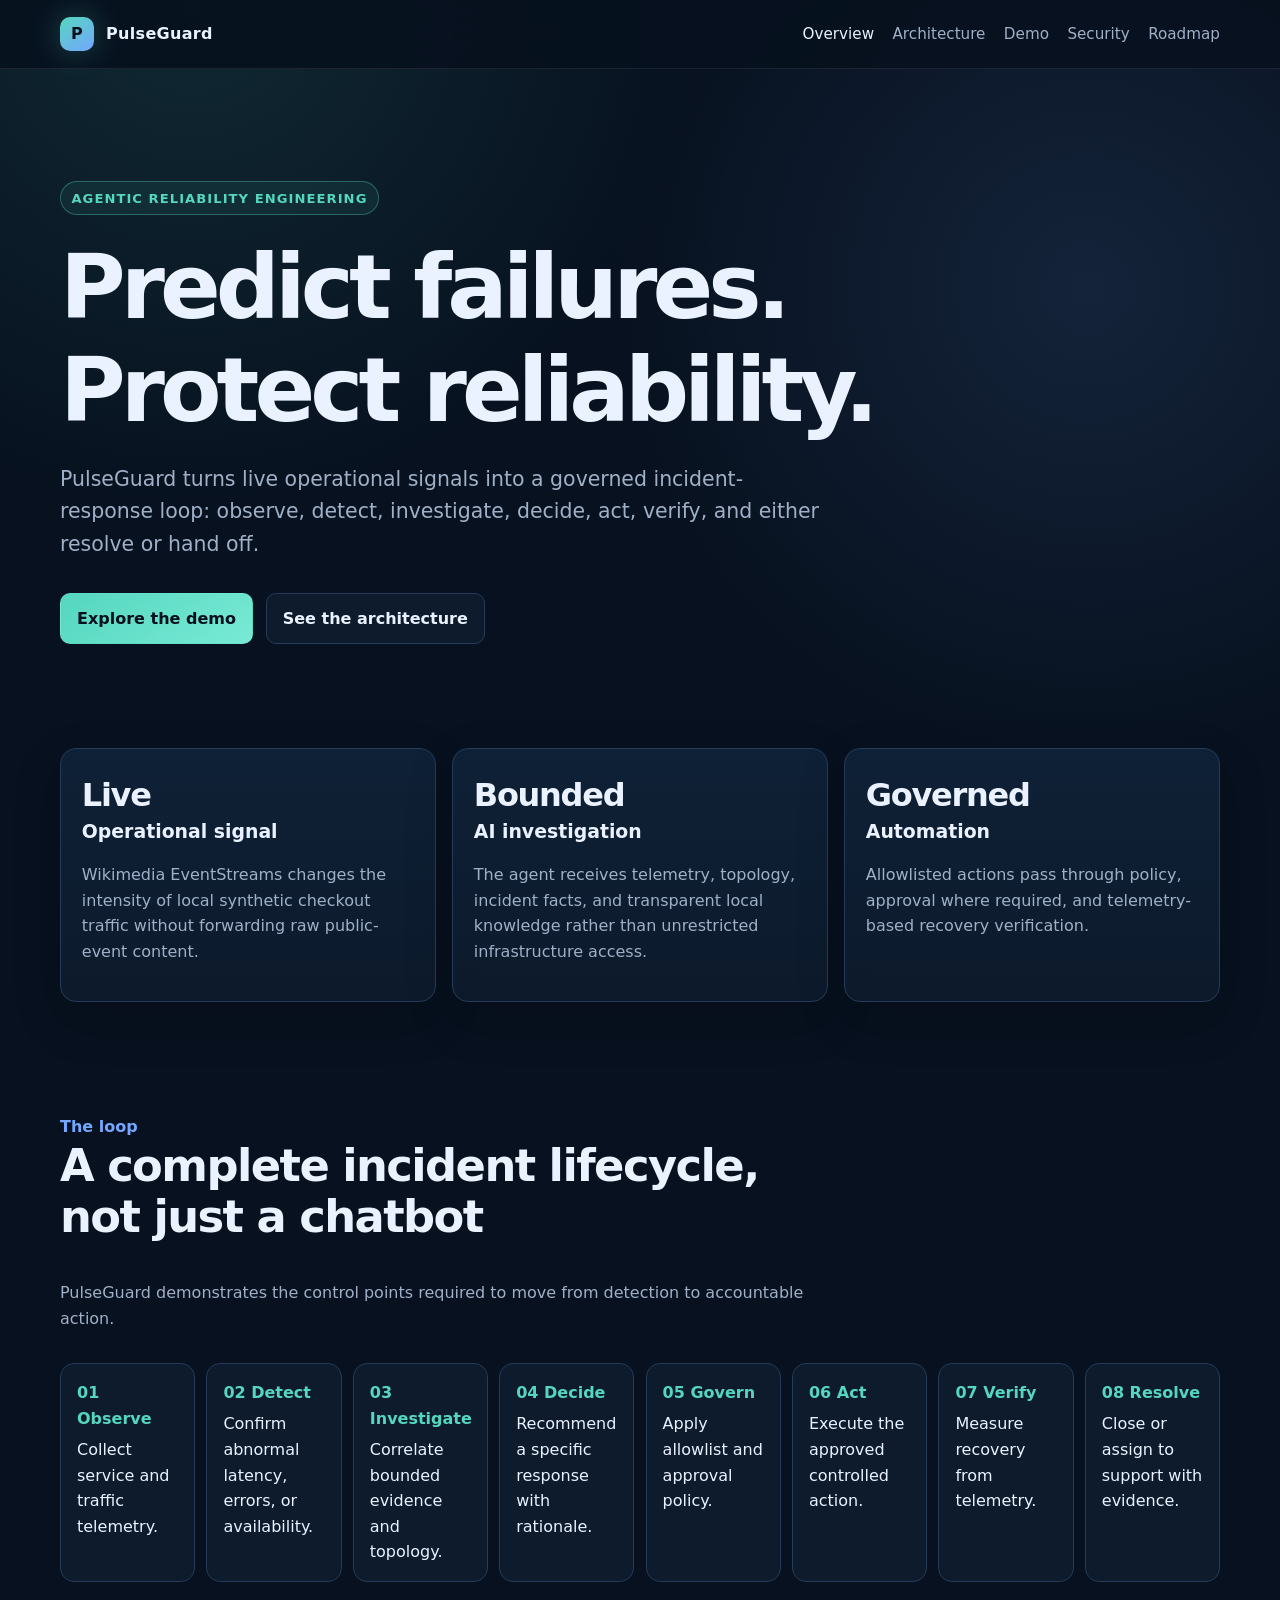
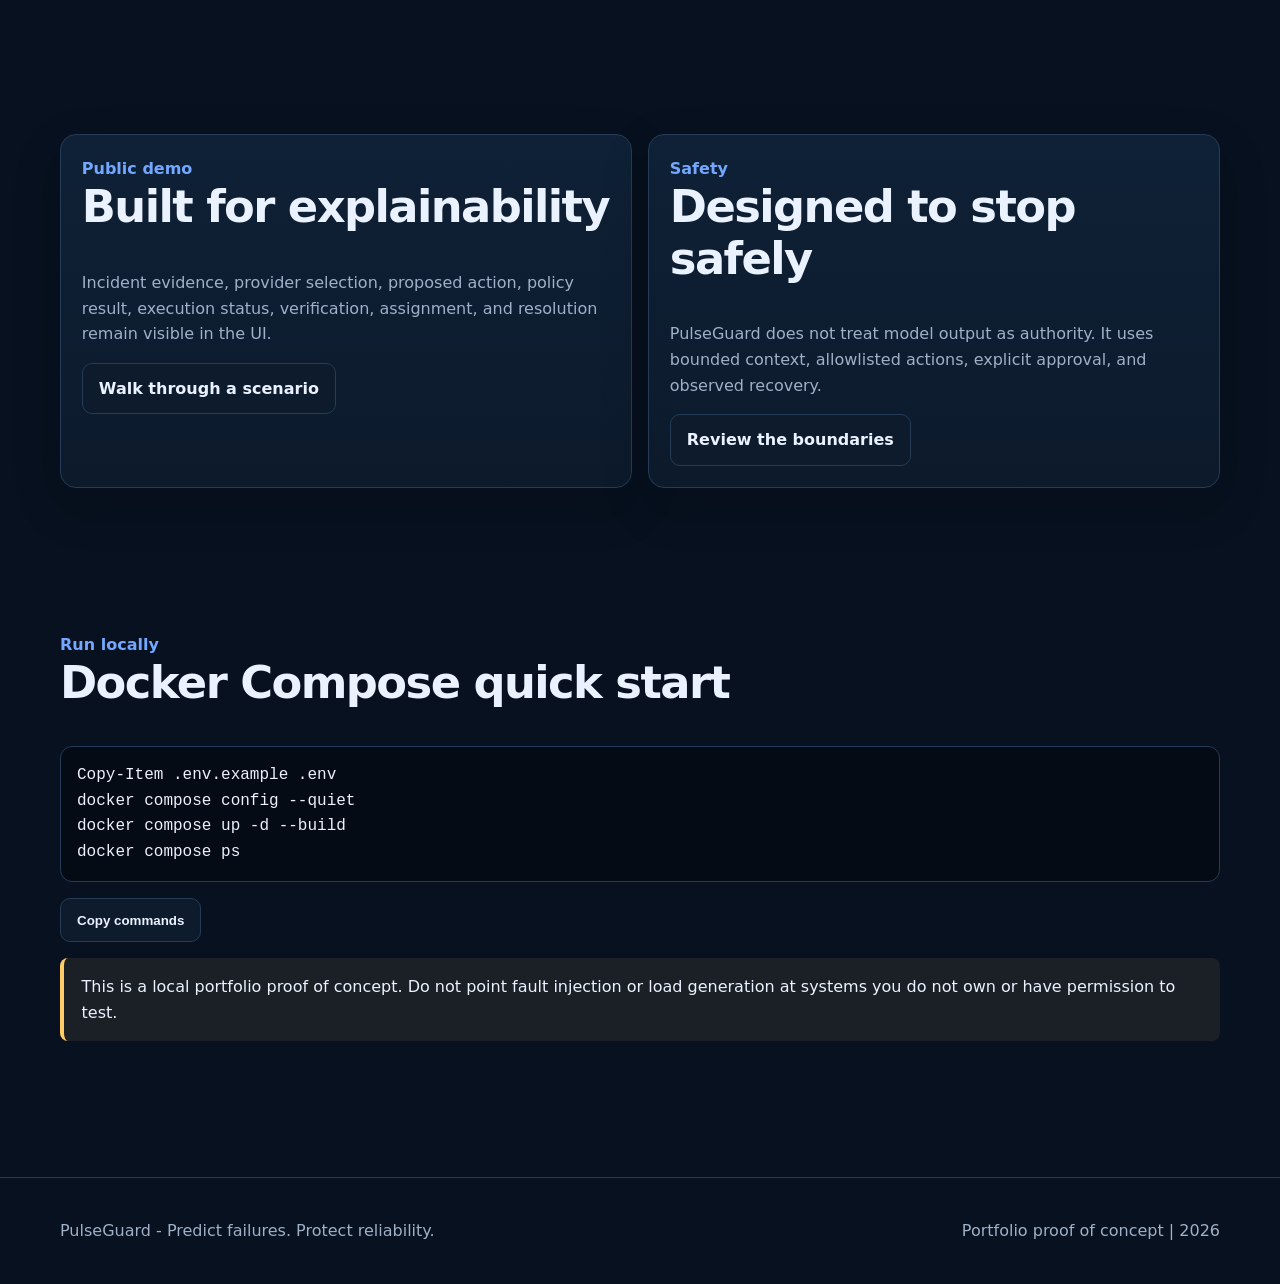
<file: docs/index.html>
<!doctype html>
<html lang="en">
<head>
  <meta charset="utf-8">
  <meta name="viewport" content="width=device-width, initial-scale=1">
  <title>Overview | PulseGuard</title>
  <meta name="description" content="PulseGuard agentic reliability engineering proof of concept.">
  <link rel="stylesheet" href="assets/style.css">
</head>
<body>
<header class="site-header">
  <div class="container nav">
    <a class="brand" href="index.html">
      <span class="brand-mark">P</span>
      <span>PulseGuard</span>
    </a>
    <nav class="nav-links" aria-label="Main navigation">
      <a href="index.html" aria-current="page">Overview</a>
      <a href="architecture.html">Architecture</a>
      <a href="demo.html">Demo</a>
      <a href="security.html">Security</a>
      <a href="roadmap.html">Roadmap</a>
    </nav>
  </div>
</header>
<main>
<section class="hero">
  <div class="container">
    <span class="eyebrow">Agentic reliability engineering</span>
    <h1>Predict failures. Protect reliability.</h1>
    <p class="lead">PulseGuard turns live operational signals into a governed incident-response loop: observe, detect, investigate, decide, act, verify, and either resolve or hand off.</p>
    <div class="hero-actions">
      <a class="button primary" href="demo.html">Explore the demo</a>
      <a class="button" href="architecture.html">See the architecture</a>
    </div>
  </div>
</section>

<section class="section compact">
  <div class="container grid three">
    <article class="card">
      <div class="metric">Live</div>
      <h3>Operational signal</h3>
      <p>Wikimedia EventStreams changes the intensity of local synthetic checkout traffic without forwarding raw public-event content.</p>
    </article>
    <article class="card">
      <div class="metric">Bounded</div>
      <h3>AI investigation</h3>
      <p>The agent receives telemetry, topology, incident facts, and transparent local knowledge rather than unrestricted infrastructure access.</p>
    </article>
    <article class="card">
      <div class="metric">Governed</div>
      <h3>Automation</h3>
      <p>Allowlisted actions pass through policy, approval where required, and telemetry-based recovery verification.</p>
    </article>
  </div>
</section>

<section class="section">
  <div class="container">
    <div class="section-header">
      <span class="kicker">The loop</span>
      <h2>A complete incident lifecycle, not just a chatbot</h2>
      <p>PulseGuard demonstrates the control points required to move from detection to accountable action.</p>
    </div>
    <div class="flow" aria-label="PulseGuard incident lifecycle">
      <div class="flow-step"><strong>01 Observe</strong>Collect service and traffic telemetry.</div>
      <div class="flow-step"><strong>02 Detect</strong>Confirm abnormal latency, errors, or availability.</div>
      <div class="flow-step"><strong>03 Investigate</strong>Correlate bounded evidence and topology.</div>
      <div class="flow-step"><strong>04 Decide</strong>Recommend a specific response with rationale.</div>
      <div class="flow-step"><strong>05 Govern</strong>Apply allowlist and approval policy.</div>
      <div class="flow-step"><strong>06 Act</strong>Execute the approved controlled action.</div>
      <div class="flow-step"><strong>07 Verify</strong>Measure recovery from telemetry.</div>
      <div class="flow-step"><strong>08 Resolve</strong>Close or assign to support with evidence.</div>
    </div>
  </div>
</section>

<section class="section">
  <div class="container grid two">
    <article class="card">
      <span class="kicker">Public demo</span>
      <h2>Built for explainability</h2>
      <p>Incident evidence, provider selection, proposed action, policy result, execution status, verification, assignment, and resolution remain visible in the UI.</p>
      <a class="button" href="demo.html">Walk through a scenario</a>
    </article>
    <article class="card">
      <span class="kicker">Safety</span>
      <h2>Designed to stop safely</h2>
      <p>PulseGuard does not treat model output as authority. It uses bounded context, allowlisted actions, explicit approval, and observed recovery.</p>
      <a class="button" href="security.html">Review the boundaries</a>
    </article>
  </div>
</section>

<section class="section">
  <div class="container">
    <div class="section-header">
      <span class="kicker">Run locally</span>
      <h2>Docker Compose quick start</h2>
    </div>
    <pre id="quickstart"><code>Copy-Item .env.example .env
docker compose config --quiet
docker compose up -d --build
docker compose ps</code></pre>
    <button class="button" type="button" data-copy="#quickstart">Copy commands</button>
    <div class="callout warning" style="margin-top:1rem">
      This is a local portfolio proof of concept. Do not point fault injection or load generation at systems you do not own or have permission to test.
    </div>
  </div>
</section>
</main>
<footer class="site-footer">
  <div class="container footer-grid">
    <span>PulseGuard - Predict failures. Protect reliability.</span>
    <span>Portfolio proof of concept | <span data-year></span></span>
  </div>
</footer>
<script src="assets/site.js"></script>
</body>
</html>
</file>
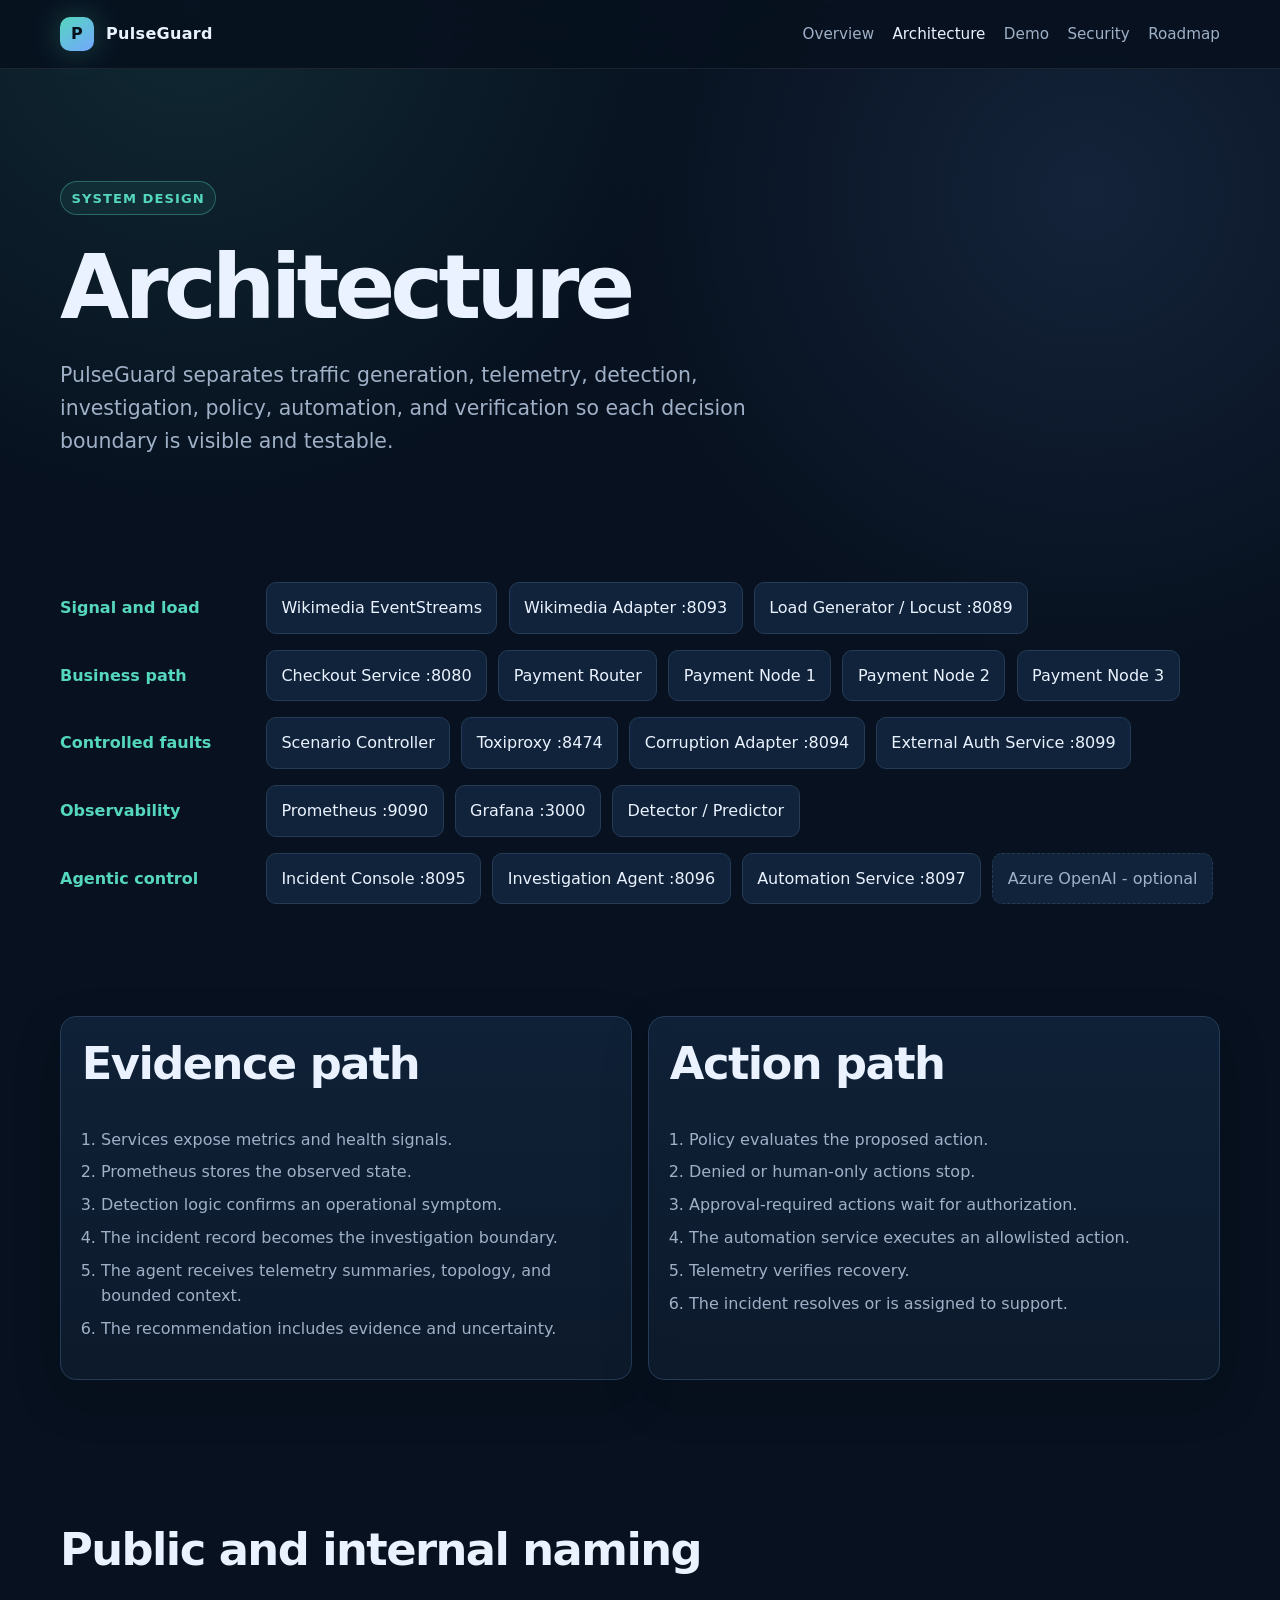
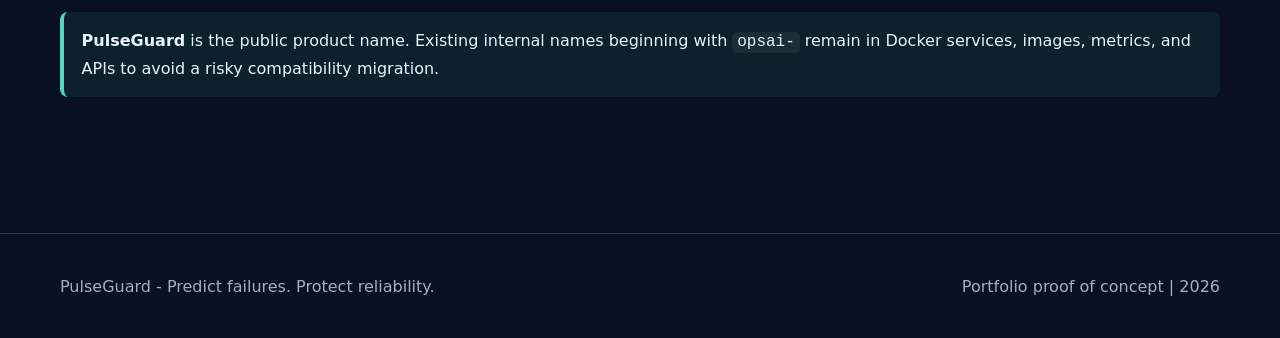
<file: docs/architecture.html>
<!doctype html>
<html lang="en">
<head>
  <meta charset="utf-8">
  <meta name="viewport" content="width=device-width, initial-scale=1">
  <title>Architecture | PulseGuard</title>
  <meta name="description" content="PulseGuard system architecture and service boundaries.">
  <link rel="stylesheet" href="assets/style.css">
</head>
<body>
<header class="site-header">
  <div class="container nav">
    <a class="brand" href="index.html">
      <span class="brand-mark">P</span>
      <span>PulseGuard</span>
    </a>
    <nav class="nav-links" aria-label="Main navigation">
      <a href="index.html">Overview</a>
      <a href="architecture.html" aria-current="page">Architecture</a>
      <a href="demo.html">Demo</a>
      <a href="security.html">Security</a>
      <a href="roadmap.html">Roadmap</a>
    </nav>
  </div>
</header>
<main>
<section class="hero">
  <div class="container">
    <span class="eyebrow">System design</span>
    <h1>Architecture</h1>
    <p class="lead">PulseGuard separates traffic generation, telemetry, detection, investigation, policy, automation, and verification so each decision boundary is visible and testable.</p>
  </div>
</section>

<section class="section compact">
  <div class="container architecture">
    <div class="arch-row">
      <div class="arch-label">Signal and load</div>
      <div class="arch-nodes">
        <span class="node">Wikimedia EventStreams</span>
        <span class="node">Wikimedia Adapter :8093</span>
        <span class="node">Load Generator / Locust :8089</span>
      </div>
    </div>
    <div class="arch-row">
      <div class="arch-label">Business path</div>
      <div class="arch-nodes">
        <span class="node">Checkout Service :8080</span>
        <span class="node">Payment Router</span>
        <span class="node">Payment Node 1</span>
        <span class="node">Payment Node 2</span>
        <span class="node">Payment Node 3</span>
      </div>
    </div>
    <div class="arch-row">
      <div class="arch-label">Controlled faults</div>
      <div class="arch-nodes">
        <span class="node">Scenario Controller</span>
        <span class="node">Toxiproxy :8474</span>
        <span class="node">Corruption Adapter :8094</span>
        <span class="node">External Auth Service :8099</span>
      </div>
    </div>
    <div class="arch-row">
      <div class="arch-label">Observability</div>
      <div class="arch-nodes">
        <span class="node">Prometheus :9090</span>
        <span class="node">Grafana :3000</span>
        <span class="node">Detector / Predictor</span>
      </div>
    </div>
    <div class="arch-row">
      <div class="arch-label">Agentic control</div>
      <div class="arch-nodes">
        <span class="node">Incident Console :8095</span>
        <span class="node">Investigation Agent :8096</span>
        <span class="node">Automation Service :8097</span>
        <span class="node optional">Azure OpenAI - optional</span>
      </div>
    </div>
  </div>
</section>

<section class="section">
  <div class="container grid two">
    <article class="card">
      <h2>Evidence path</h2>
      <ol class="list-clean">
        <li>Services expose metrics and health signals.</li>
        <li>Prometheus stores the observed state.</li>
        <li>Detection logic confirms an operational symptom.</li>
        <li>The incident record becomes the investigation boundary.</li>
        <li>The agent receives telemetry summaries, topology, and bounded context.</li>
        <li>The recommendation includes evidence and uncertainty.</li>
      </ol>
    </article>
    <article class="card">
      <h2>Action path</h2>
      <ol class="list-clean">
        <li>Policy evaluates the proposed action.</li>
        <li>Denied or human-only actions stop.</li>
        <li>Approval-required actions wait for authorization.</li>
        <li>The automation service executes an allowlisted action.</li>
        <li>Telemetry verifies recovery.</li>
        <li>The incident resolves or is assigned to support.</li>
      </ol>
    </article>
  </div>
</section>

<section class="section">
  <div class="container">
    <h2>Public and internal naming</h2>
    <div class="callout">
      <strong>PulseGuard</strong> is the public product name. Existing internal names beginning with <code>opsai-</code> remain in Docker services, images, metrics, and APIs to avoid a risky compatibility migration.
    </div>
  </div>
</section>
</main>
<footer class="site-footer">
  <div class="container footer-grid">
    <span>PulseGuard - Predict failures. Protect reliability.</span>
    <span>Portfolio proof of concept | <span data-year></span></span>
  </div>
</footer>
<script src="assets/site.js"></script>
</body>
</html>
</file>
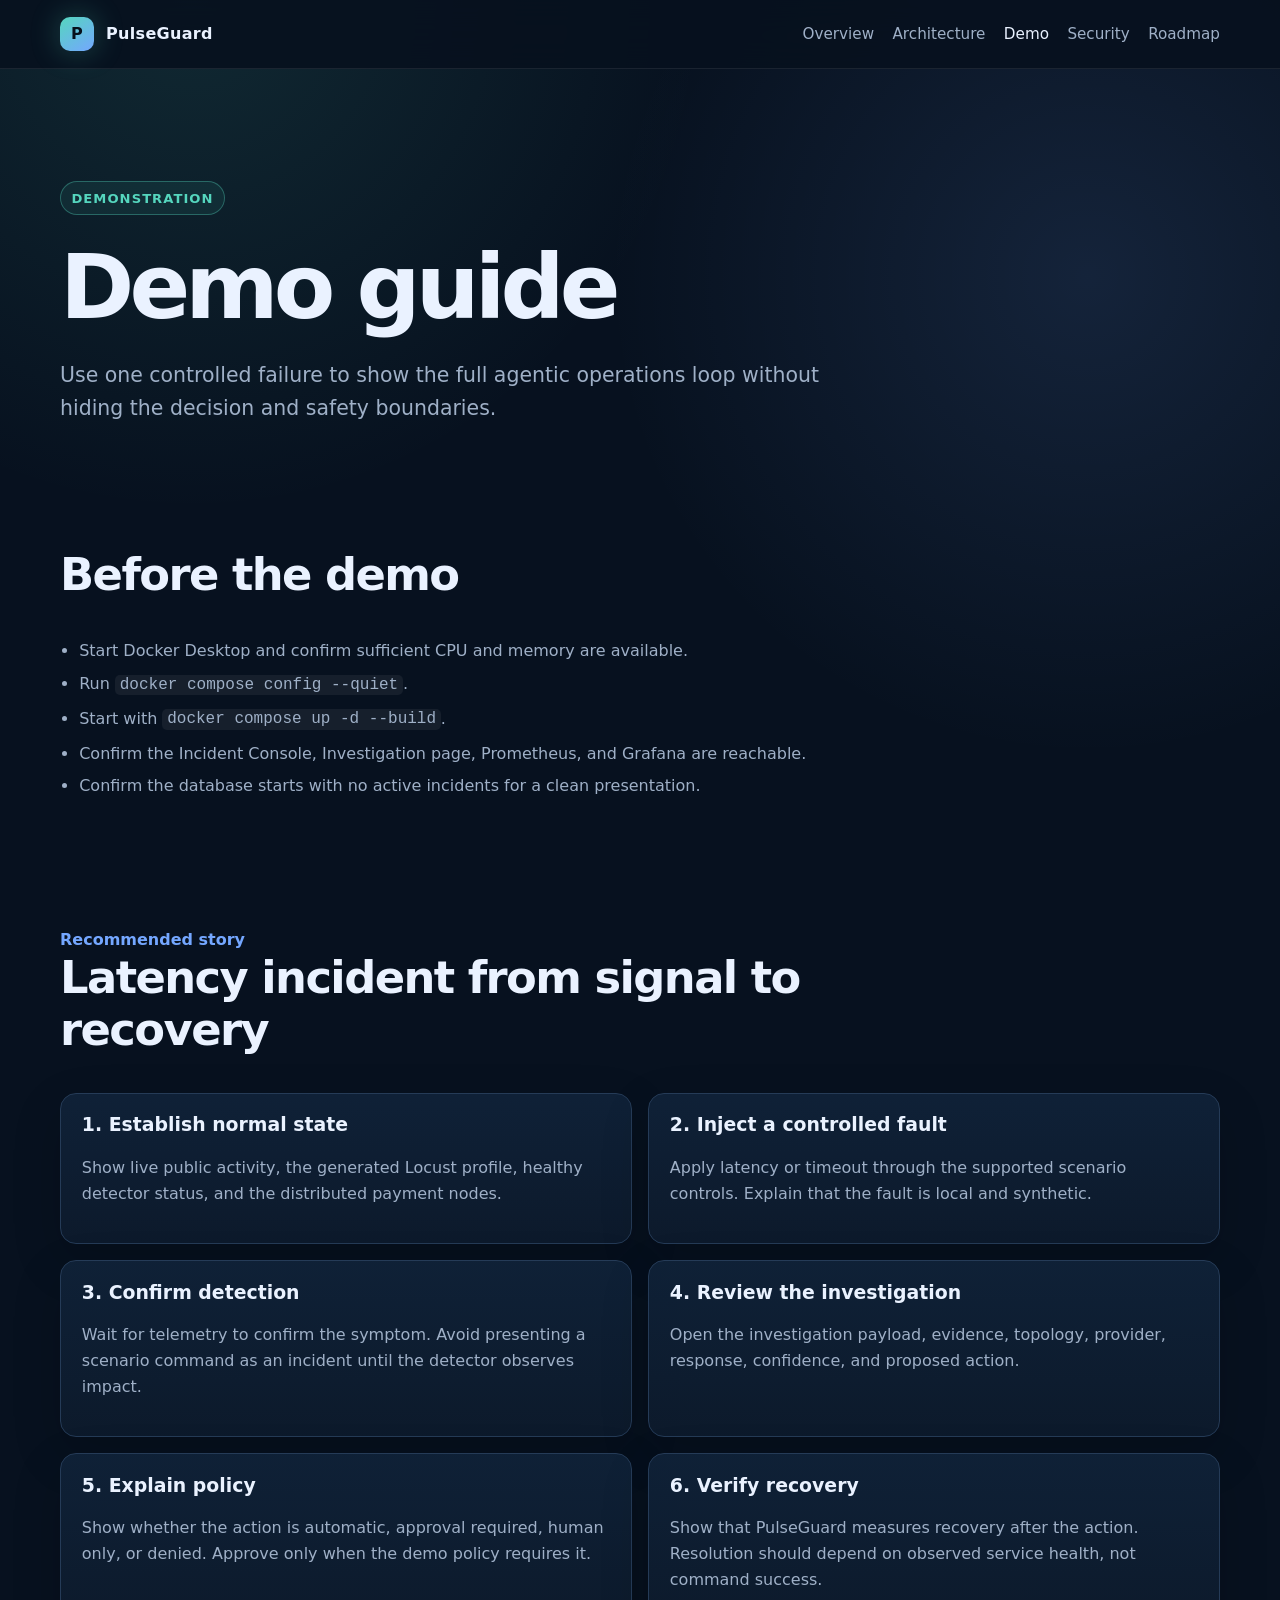
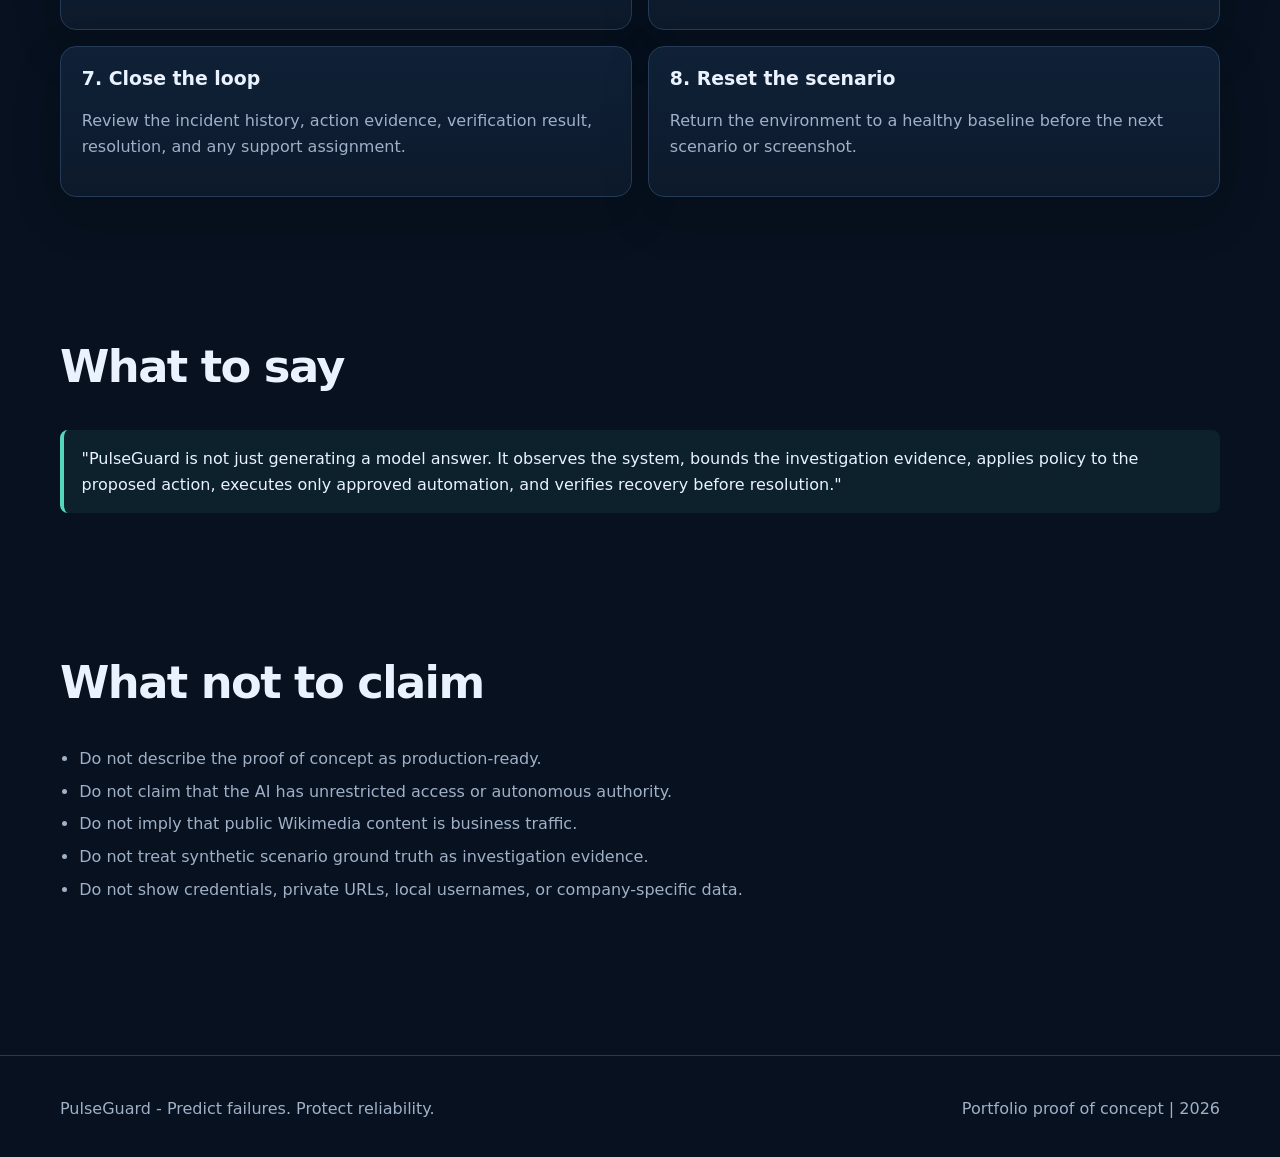
<file: docs/demo.html>
<!doctype html>
<html lang="en">
<head>
  <meta charset="utf-8">
  <meta name="viewport" content="width=device-width, initial-scale=1">
  <title>Demo Guide | PulseGuard</title>
  <meta name="description" content="A guided PulseGuard incident-response demonstration.">
  <link rel="stylesheet" href="assets/style.css">
</head>
<body>
<header class="site-header">
  <div class="container nav">
    <a class="brand" href="index.html">
      <span class="brand-mark">P</span>
      <span>PulseGuard</span>
    </a>
    <nav class="nav-links" aria-label="Main navigation">
      <a href="index.html">Overview</a>
      <a href="architecture.html">Architecture</a>
      <a href="demo.html" aria-current="page">Demo</a>
      <a href="security.html">Security</a>
      <a href="roadmap.html">Roadmap</a>
    </nav>
  </div>
</header>
<main>
<section class="hero">
  <div class="container">
    <span class="eyebrow">Demonstration</span>
    <h1>Demo guide</h1>
    <p class="lead">Use one controlled failure to show the full agentic operations loop without hiding the decision and safety boundaries.</p>
  </div>
</section>

<section class="section compact">
  <div class="container">
    <h2>Before the demo</h2>
    <ul class="list-clean">
      <li>Start Docker Desktop and confirm sufficient CPU and memory are available.</li>
      <li>Run <code>docker compose config --quiet</code>.</li>
      <li>Start with <code>docker compose up -d --build</code>.</li>
      <li>Confirm the Incident Console, Investigation page, Prometheus, and Grafana are reachable.</li>
      <li>Confirm the database starts with no active incidents for a clean presentation.</li>
    </ul>
  </div>
</section>

<section class="section">
  <div class="container">
    <div class="section-header">
      <span class="kicker">Recommended story</span>
      <h2>Latency incident from signal to recovery</h2>
    </div>
    <div class="grid two">
      <article class="card">
        <h3>1. Establish normal state</h3>
        <p>Show live public activity, the generated Locust profile, healthy detector status, and the distributed payment nodes.</p>
      </article>
      <article class="card">
        <h3>2. Inject a controlled fault</h3>
        <p>Apply latency or timeout through the supported scenario controls. Explain that the fault is local and synthetic.</p>
      </article>
      <article class="card">
        <h3>3. Confirm detection</h3>
        <p>Wait for telemetry to confirm the symptom. Avoid presenting a scenario command as an incident until the detector observes impact.</p>
      </article>
      <article class="card">
        <h3>4. Review the investigation</h3>
        <p>Open the investigation payload, evidence, topology, provider, response, confidence, and proposed action.</p>
      </article>
      <article class="card">
        <h3>5. Explain policy</h3>
        <p>Show whether the action is automatic, approval required, human only, or denied. Approve only when the demo policy requires it.</p>
      </article>
      <article class="card">
        <h3>6. Verify recovery</h3>
        <p>Show that PulseGuard measures recovery after the action. Resolution should depend on observed service health, not command success.</p>
      </article>
      <article class="card">
        <h3>7. Close the loop</h3>
        <p>Review the incident history, action evidence, verification result, resolution, and any support assignment.</p>
      </article>
      <article class="card">
        <h3>8. Reset the scenario</h3>
        <p>Return the environment to a healthy baseline before the next scenario or screenshot.</p>
      </article>
    </div>
  </div>
</section>

<section class="section">
  <div class="container">
    <h2>What to say</h2>
    <div class="callout">
      "PulseGuard is not just generating a model answer. It observes the system, bounds the investigation evidence, applies policy to the proposed action, executes only approved automation, and verifies recovery before resolution."
    </div>
  </div>
</section>

<section class="section">
  <div class="container">
    <h2>What not to claim</h2>
    <ul class="list-clean">
      <li>Do not describe the proof of concept as production-ready.</li>
      <li>Do not claim that the AI has unrestricted access or autonomous authority.</li>
      <li>Do not imply that public Wikimedia content is business traffic.</li>
      <li>Do not treat synthetic scenario ground truth as investigation evidence.</li>
      <li>Do not show credentials, private URLs, local usernames, or company-specific data.</li>
    </ul>
  </div>
</section>
</main>
<footer class="site-footer">
  <div class="container footer-grid">
    <span>PulseGuard - Predict failures. Protect reliability.</span>
    <span>Portfolio proof of concept | <span data-year></span></span>
  </div>
</footer>
<script src="assets/site.js"></script>
</body>
</html>
</file>
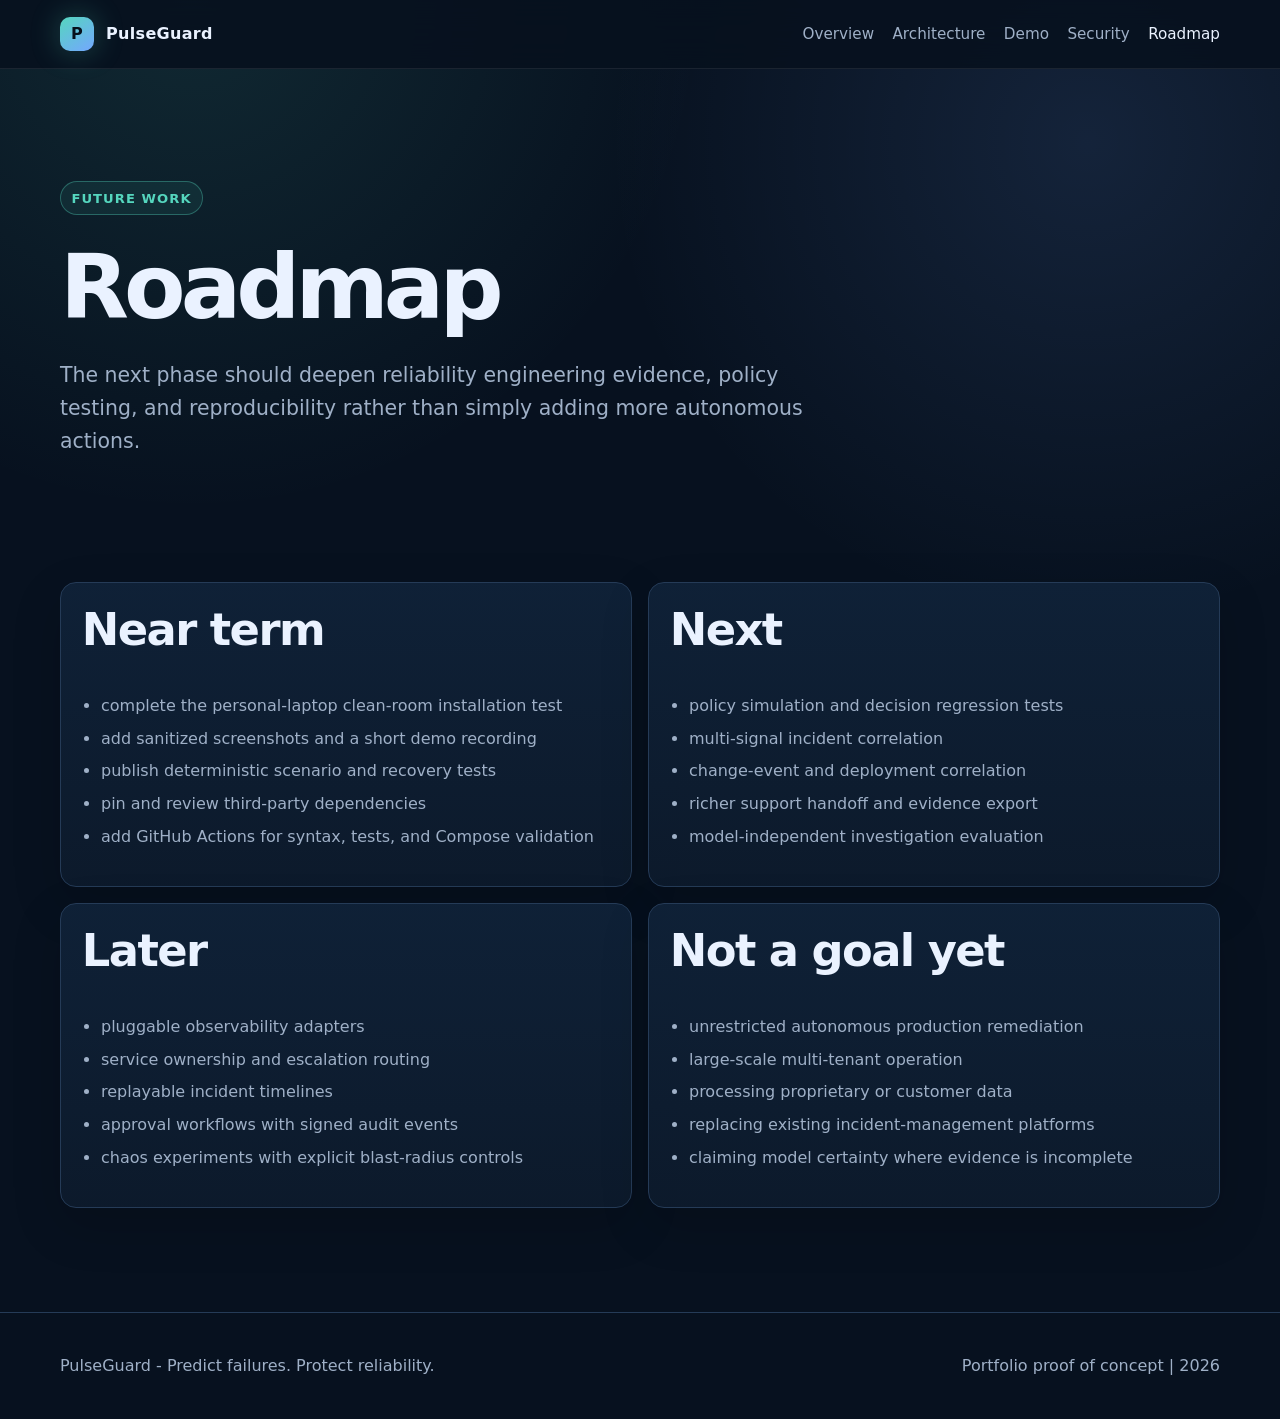
<file: docs/roadmap.html>
<!doctype html>
<html lang="en">
<head>
  <meta charset="utf-8">
  <meta name="viewport" content="width=device-width, initial-scale=1">
  <title>Roadmap | PulseGuard</title>
  <meta name="description" content="PulseGuard proof-of-concept roadmap.">
  <link rel="stylesheet" href="assets/style.css">
</head>
<body>
<header class="site-header">
  <div class="container nav">
    <a class="brand" href="index.html">
      <span class="brand-mark">P</span>
      <span>PulseGuard</span>
    </a>
    <nav class="nav-links" aria-label="Main navigation">
      <a href="index.html">Overview</a>
      <a href="architecture.html">Architecture</a>
      <a href="demo.html">Demo</a>
      <a href="security.html">Security</a>
      <a href="roadmap.html" aria-current="page">Roadmap</a>
    </nav>
  </div>
</header>
<main>
<section class="hero">
  <div class="container">
    <span class="eyebrow">Future work</span>
    <h1>Roadmap</h1>
    <p class="lead">The next phase should deepen reliability engineering evidence, policy testing, and reproducibility rather than simply adding more autonomous actions.</p>
  </div>
</section>

<section class="section compact">
  <div class="container grid two">
    <article class="card">
      <h2>Near term</h2>
      <ul class="list-clean">
        <li>complete the personal-laptop clean-room installation test</li>
        <li>add sanitized screenshots and a short demo recording</li>
        <li>publish deterministic scenario and recovery tests</li>
        <li>pin and review third-party dependencies</li>
        <li>add GitHub Actions for syntax, tests, and Compose validation</li>
      </ul>
    </article>
    <article class="card">
      <h2>Next</h2>
      <ul class="list-clean">
        <li>policy simulation and decision regression tests</li>
        <li>multi-signal incident correlation</li>
        <li>change-event and deployment correlation</li>
        <li>richer support handoff and evidence export</li>
        <li>model-independent investigation evaluation</li>
      </ul>
    </article>
    <article class="card">
      <h2>Later</h2>
      <ul class="list-clean">
        <li>pluggable observability adapters</li>
        <li>service ownership and escalation routing</li>
        <li>replayable incident timelines</li>
        <li>approval workflows with signed audit events</li>
        <li>chaos experiments with explicit blast-radius controls</li>
      </ul>
    </article>
    <article class="card">
      <h2>Not a goal yet</h2>
      <ul class="list-clean">
        <li>unrestricted autonomous production remediation</li>
        <li>large-scale multi-tenant operation</li>
        <li>processing proprietary or customer data</li>
        <li>replacing existing incident-management platforms</li>
        <li>claiming model certainty where evidence is incomplete</li>
      </ul>
    </article>
  </div>
</section>
</main>
<footer class="site-footer">
  <div class="container footer-grid">
    <span>PulseGuard - Predict failures. Protect reliability.</span>
    <span>Portfolio proof of concept | <span data-year></span></span>
  </div>
</footer>
<script src="assets/site.js"></script>
</body>
</html>
</file>
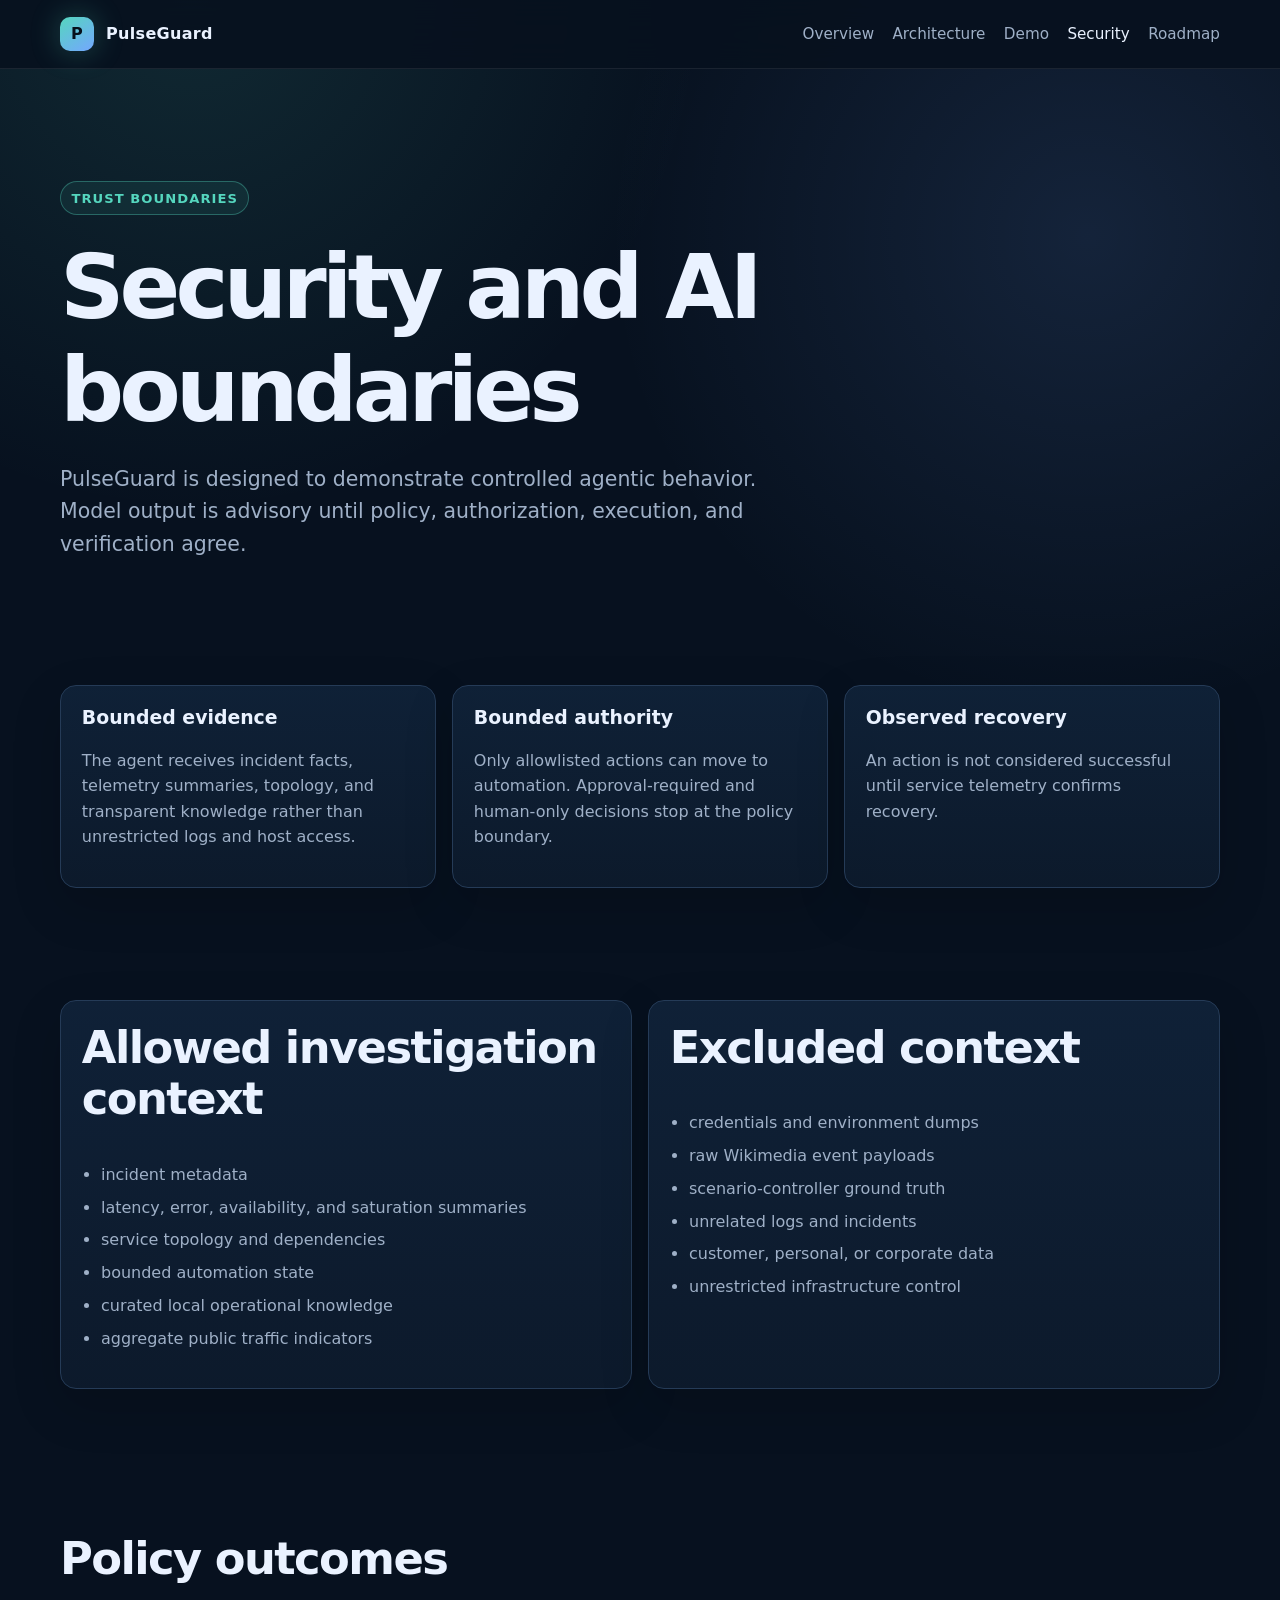
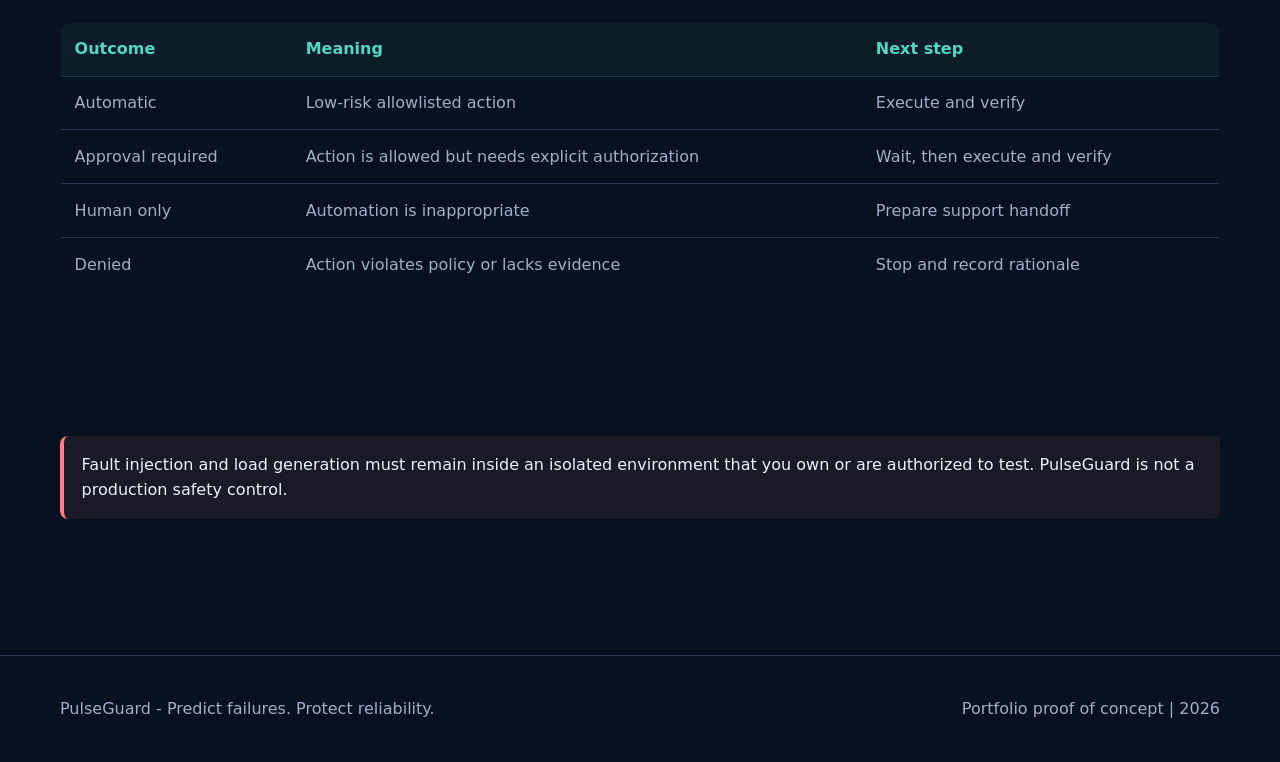
<file: docs/security.html>
<!doctype html>
<html lang="en">
<head>
  <meta charset="utf-8">
  <meta name="viewport" content="width=device-width, initial-scale=1">
  <title>Security | PulseGuard</title>
  <meta name="description" content="PulseGuard security, AI, policy, and automation boundaries.">
  <link rel="stylesheet" href="assets/style.css">
</head>
<body>
<header class="site-header">
  <div class="container nav">
    <a class="brand" href="index.html">
      <span class="brand-mark">P</span>
      <span>PulseGuard</span>
    </a>
    <nav class="nav-links" aria-label="Main navigation">
      <a href="index.html">Overview</a>
      <a href="architecture.html">Architecture</a>
      <a href="demo.html">Demo</a>
      <a href="security.html" aria-current="page">Security</a>
      <a href="roadmap.html">Roadmap</a>
    </nav>
  </div>
</header>
<main>
<section class="hero">
  <div class="container">
    <span class="eyebrow">Trust boundaries</span>
    <h1>Security and AI boundaries</h1>
    <p class="lead">PulseGuard is designed to demonstrate controlled agentic behavior. Model output is advisory until policy, authorization, execution, and verification agree.</p>
  </div>
</section>

<section class="section compact">
  <div class="container grid three">
    <article class="card">
      <h3>Bounded evidence</h3>
      <p>The agent receives incident facts, telemetry summaries, topology, and transparent knowledge rather than unrestricted logs and host access.</p>
    </article>
    <article class="card">
      <h3>Bounded authority</h3>
      <p>Only allowlisted actions can move to automation. Approval-required and human-only decisions stop at the policy boundary.</p>
    </article>
    <article class="card">
      <h3>Observed recovery</h3>
      <p>An action is not considered successful until service telemetry confirms recovery.</p>
    </article>
  </div>
</section>

<section class="section">
  <div class="container grid two">
    <article class="card">
      <h2>Allowed investigation context</h2>
      <ul class="list-clean">
        <li>incident metadata</li>
        <li>latency, error, availability, and saturation summaries</li>
        <li>service topology and dependencies</li>
        <li>bounded automation state</li>
        <li>curated local operational knowledge</li>
        <li>aggregate public traffic indicators</li>
      </ul>
    </article>
    <article class="card">
      <h2>Excluded context</h2>
      <ul class="list-clean">
        <li>credentials and environment dumps</li>
        <li>raw Wikimedia event payloads</li>
        <li>scenario-controller ground truth</li>
        <li>unrelated logs and incidents</li>
        <li>customer, personal, or corporate data</li>
        <li>unrestricted infrastructure control</li>
      </ul>
    </article>
  </div>
</section>

<section class="section">
  <div class="container">
    <h2>Policy outcomes</h2>
    <table>
      <thead>
        <tr><th>Outcome</th><th>Meaning</th><th>Next step</th></tr>
      </thead>
      <tbody>
        <tr><td>Automatic</td><td>Low-risk allowlisted action</td><td>Execute and verify</td></tr>
        <tr><td>Approval required</td><td>Action is allowed but needs explicit authorization</td><td>Wait, then execute and verify</td></tr>
        <tr><td>Human only</td><td>Automation is inappropriate</td><td>Prepare support handoff</td></tr>
        <tr><td>Denied</td><td>Action violates policy or lacks evidence</td><td>Stop and record rationale</td></tr>
      </tbody>
    </table>
  </div>
</section>

<section class="section">
  <div class="container">
    <div class="callout danger">
      Fault injection and load generation must remain inside an isolated environment that you own or are authorized to test. PulseGuard is not a production safety control.
    </div>
  </div>
</section>
</main>
<footer class="site-footer">
  <div class="container footer-grid">
    <span>PulseGuard - Predict failures. Protect reliability.</span>
    <span>Portfolio proof of concept | <span data-year></span></span>
  </div>
</footer>
<script src="assets/site.js"></script>
</body>
</html>
</file>
<file: docs/assets/style.css>
:root {
  --bg: #07111f;
  --panel: #0d1b2d;
  --panel-2: #10233a;
  --text: #eaf2ff;
  --muted: #9fb0c7;
  --line: #253b57;
  --accent: #55d6be;
  --accent-2: #74a7ff;
  --warning: #ffcc66;
  --danger: #ff7b86;
  --max: 1160px;
  color-scheme: dark;
}

* { box-sizing: border-box; }

html { scroll-behavior: smooth; }

body {
  margin: 0;
  min-height: 100vh;
  background:
    radial-gradient(circle at 15% 0%, rgba(85, 214, 190, 0.12), transparent 32rem),
    radial-gradient(circle at 85% 10%, rgba(116, 167, 255, 0.12), transparent 30rem),
    var(--bg);
  color: var(--text);
  font-family: Inter, ui-sans-serif, system-ui, -apple-system, BlinkMacSystemFont, "Segoe UI", sans-serif;
  line-height: 1.6;
}

a { color: var(--accent); text-decoration: none; }
a:hover { text-decoration: underline; }

.container {
  width: min(calc(100% - 2rem), var(--max));
  margin-inline: auto;
}

.site-header {
  position: sticky;
  top: 0;
  z-index: 20;
  border-bottom: 1px solid rgba(255, 255, 255, 0.08);
  background: rgba(7, 17, 31, 0.9);
  backdrop-filter: blur(16px);
}

.nav {
  min-height: 68px;
  display: flex;
  align-items: center;
  justify-content: space-between;
  gap: 1rem;
}

.brand {
  display: inline-flex;
  align-items: center;
  gap: 0.75rem;
  color: var(--text);
  font-weight: 800;
  letter-spacing: 0.02em;
}

.brand:hover { text-decoration: none; }

.brand-mark {
  width: 34px;
  height: 34px;
  border-radius: 10px;
  display: grid;
  place-items: center;
  background: linear-gradient(145deg, var(--accent), var(--accent-2));
  color: #06101c;
  box-shadow: 0 0 30px rgba(85, 214, 190, 0.28);
  font-weight: 900;
}

.nav-links {
  display: flex;
  align-items: center;
  gap: 1.15rem;
  flex-wrap: wrap;
}

.nav-links a { color: var(--muted); font-size: 0.95rem; }
.nav-links a[aria-current="page"] { color: var(--text); }

.hero {
  padding: 7rem 0 4rem;
}

.eyebrow {
  display: inline-flex;
  align-items: center;
  gap: 0.5rem;
  padding: 0.35rem 0.65rem;
  border: 1px solid rgba(85, 214, 190, 0.35);
  border-radius: 999px;
  color: var(--accent);
  background: rgba(85, 214, 190, 0.08);
  font-size: 0.82rem;
  font-weight: 700;
  letter-spacing: 0.08em;
  text-transform: uppercase;
}

h1, h2, h3 { line-height: 1.15; }

h1 {
  max-width: 850px;
  margin: 1.3rem 0 1rem;
  font-size: clamp(2.8rem, 7vw, 5.8rem);
  letter-spacing: -0.055em;
}

h2 {
  margin-top: 0;
  font-size: clamp(1.8rem, 4vw, 2.8rem);
  letter-spacing: -0.035em;
}

h3 { font-size: 1.18rem; }

.lead {
  max-width: 760px;
  color: var(--muted);
  font-size: clamp(1.05rem, 2vw, 1.28rem);
}

.hero-actions {
  display: flex;
  flex-wrap: wrap;
  gap: 0.8rem;
  margin-top: 2rem;
}

.button {
  display: inline-flex;
  align-items: center;
  justify-content: center;
  min-height: 44px;
  padding: 0.75rem 1rem;
  border: 1px solid var(--line);
  border-radius: 10px;
  color: var(--text);
  background: var(--panel);
  font-weight: 700;
}

.button:hover {
  text-decoration: none;
  transform: translateY(-1px);
}

.button.primary {
  border-color: transparent;
  color: #06101c;
  background: linear-gradient(145deg, var(--accent), #78ead6);
}

.section { padding: 4.5rem 0; }

.section.compact { padding: 2.5rem 0; }

.section-header {
  max-width: 760px;
  margin-bottom: 2rem;
}

.section-header p { color: var(--muted); }

.grid {
  display: grid;
  gap: 1rem;
}

.grid.three { grid-template-columns: repeat(3, minmax(0, 1fr)); }
.grid.two { grid-template-columns: repeat(2, minmax(0, 1fr)); }

.card {
  border: 1px solid var(--line);
  border-radius: 16px;
  padding: 1.3rem;
  background: linear-gradient(180deg, rgba(16, 35, 58, 0.88), rgba(13, 27, 45, 0.88));
  box-shadow: 0 18px 50px rgba(0, 0, 0, 0.16);
}

.card p { color: var(--muted); }
.card h3 { margin-top: 0; }

.metric {
  font-size: 2rem;
  font-weight: 850;
  letter-spacing: -0.04em;
}

.flow {
  display: grid;
  grid-template-columns: repeat(8, minmax(110px, 1fr));
  gap: 0.7rem;
  overflow-x: auto;
  padding-bottom: 0.5rem;
}

.flow-step {
  min-height: 115px;
  padding: 1rem;
  border: 1px solid var(--line);
  border-radius: 14px;
  background: var(--panel);
}

.flow-step strong {
  display: block;
  color: var(--accent);
  margin-bottom: 0.35rem;
}

.architecture {
  display: grid;
  gap: 1rem;
}

.arch-row {
  display: grid;
  grid-template-columns: 190px 1fr;
  gap: 1rem;
  align-items: stretch;
}

.arch-label {
  display: flex;
  align-items: center;
  font-weight: 800;
  color: var(--accent);
}

.arch-nodes {
  display: flex;
  flex-wrap: wrap;
  gap: 0.7rem;
}

.node {
  padding: 0.75rem 0.9rem;
  border: 1px solid var(--line);
  border-radius: 10px;
  background: var(--panel-2);
}

.node.optional { border-style: dashed; color: var(--muted); }

.callout {
  padding: 1rem 1.1rem;
  border-left: 4px solid var(--accent);
  background: rgba(85, 214, 190, 0.08);
  border-radius: 8px;
}

.callout.warning {
  border-left-color: var(--warning);
  background: rgba(255, 204, 102, 0.08);
}

.callout.danger {
  border-left-color: var(--danger);
  background: rgba(255, 123, 134, 0.08);
}

table {
  width: 100%;
  border-collapse: collapse;
  overflow: hidden;
  border: 1px solid var(--line);
  border-radius: 12px;
}

th, td {
  padding: 0.85rem;
  border-bottom: 1px solid var(--line);
  text-align: left;
  vertical-align: top;
}

th { color: var(--accent); background: rgba(85, 214, 190, 0.06); }
td { color: var(--muted); }

pre, code {
  font-family: "Cascadia Code", "SFMono-Regular", Consolas, monospace;
}

pre {
  overflow-x: auto;
  padding: 1rem;
  border: 1px solid var(--line);
  border-radius: 12px;
  background: #040b14;
}

code {
  padding: 0.08rem 0.3rem;
  border-radius: 5px;
  background: rgba(255, 255, 255, 0.06);
}

pre code { padding: 0; background: transparent; }

.list-clean {
  padding-left: 1.2rem;
  color: var(--muted);
}

.list-clean li + li { margin-top: 0.45rem; }

.site-footer {
  margin-top: 4rem;
  padding: 2.5rem 0;
  border-top: 1px solid var(--line);
  color: var(--muted);
}

.footer-grid {
  display: flex;
  justify-content: space-between;
  gap: 1rem;
  flex-wrap: wrap;
}

.kicker { color: var(--accent-2); font-weight: 750; }

@media (max-width: 900px) {
  .grid.three, .grid.two { grid-template-columns: 1fr; }
  .arch-row { grid-template-columns: 1fr; }
  .nav { align-items: flex-start; padding: 0.9rem 0; }
  .nav-links { justify-content: flex-end; }
}

@media (max-width: 620px) {
  .hero { padding-top: 4.8rem; }
  .nav { display: block; }
  .nav-links { margin-top: 0.8rem; justify-content: flex-start; }
}
</file>
